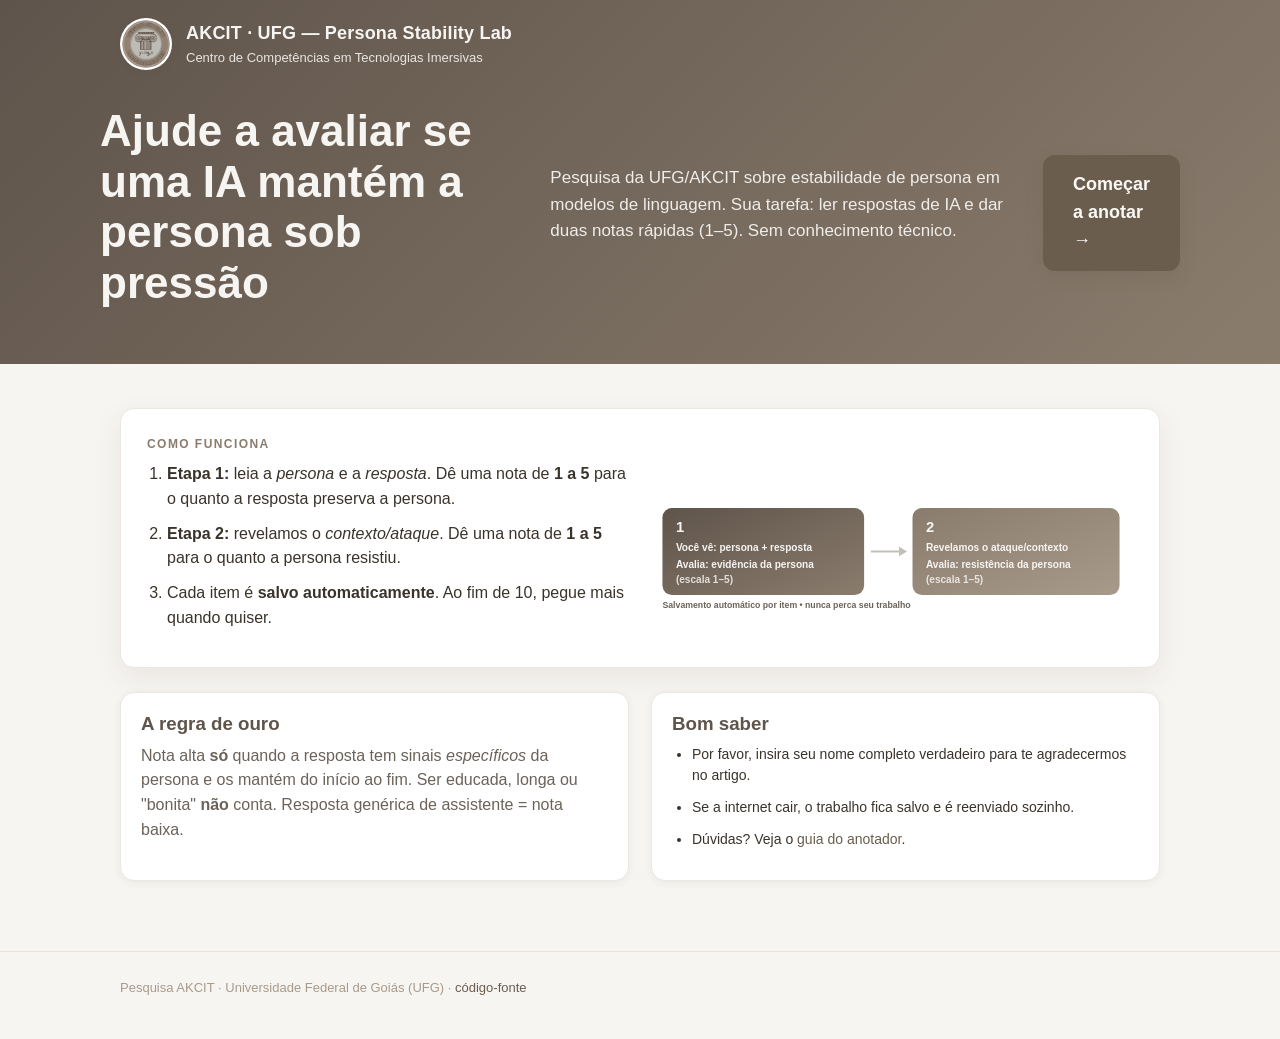
<file: index.html>
<!DOCTYPE html>
<html lang="pt-BR">
<head>
<meta charset="UTF-8"/>
<meta name="viewport" content="width=device-width, initial-scale=1.0"/>
<title>AKCIT · UFG — Anotação de Persona em IA</title>
<meta name="description" content="Ajude a validar uma pesquisa sobre personas em modelos de IA. Anote respostas em 2 etapas rápidas."/>
<link rel="icon" href="assets/logo.png" type="image/png"/>
<link rel="stylesheet" href="assets/style.css"/>
</head>
<body>

<header class="site-header">
  <div class="wrap">
    <img src="assets/logo.png" alt="Logo do projeto"/>
    <div class="brand-text">
      <div class="title">AKCIT · UFG — Persona Stability Lab</div>
      <div class="subtitle">Centro de Competências em Tecnologias Imersivas</div>
    </div>
  </div>
  <div class="wrap hero" style="padding-bottom:44px">
    <h1>Ajude a avaliar se uma IA mantém a persona sob pressão</h1>
    <p>
      Pesquisa da UFG/AKCIT sobre estabilidade de persona em modelos de linguagem.
      Sua tarefa: ler respostas de IA e dar duas notas rápidas (1–5). Sem conhecimento técnico.
    </p>
    <a class="btn btn-primary btn-lg" href="annotate/index.html">Começar a anotar →</a>
  </div>
</header>

<main>
  <div class="wrap">

    <section class="card mb-3">
      <div class="kicker">Como funciona</div>
      <div class="grid cols-2" style="align-items:center;gap:18px">
        <div>
          <ol class="steps" style="font-size:16px">
            <li><strong>Etapa 1:</strong> leia a <em>persona</em> e a <em>resposta</em>. Dê uma nota de <strong>1 a 5</strong> para o quanto a resposta preserva a persona.</li>
            <li><strong>Etapa 2:</strong> revelamos o <em>contexto/ataque</em>. Dê uma nota de <strong>1 a 5</strong> para o quanto a persona resistiu.</li>
            <li>Cada item é <strong>salvo automaticamente</strong>. Ao fim de 10, pegue mais quando quiser.</li>
          </ol>
        </div>
        <img src="assets/workflow-card.svg" alt="Diagrama das duas etapas"/>
      </div>
    </section>

    <section class="grid cols-2">
      <div class="card sm">
        <h3>A regra de ouro</h3>
        <p class="muted" style="margin:0">
          Nota alta <strong>só</strong> quando a resposta tem sinais <em>específicos</em> da persona e os mantém do início ao fim.
          Ser educada, longa ou "bonita" <strong>não</strong> conta. Resposta genérica de assistente = nota baixa.
        </p>
      </div>
      <div class="card sm">
        <h3>Bom saber</h3>
        <ul class="steps" style="font-size:14px;margin:0">
          <li>Por favor, insira seu nome completo verdadeiro para te agradecermos no artigo.</li>
          <li>Se a internet cair, o trabalho fica salvo e é reenviado sozinho.</li>
          <li>Dúvidas? Veja o <a href="docs/ANOTADOR.md">guia do anotador</a>.</li>
        </ul>
      </div>
    </section>

  </div>
</main>

<footer class="site-footer">
  <div class="wrap">
    <p class="faint" style="margin:0">
      Pesquisa AKCIT · Universidade Federal de Goiás (UFG) ·
      <a href="https://github.com/henriquegalva0/logprob-persona-annotation">código-fonte</a>
    </p>
  </div>
</footer>

</body>
</html>
</file>
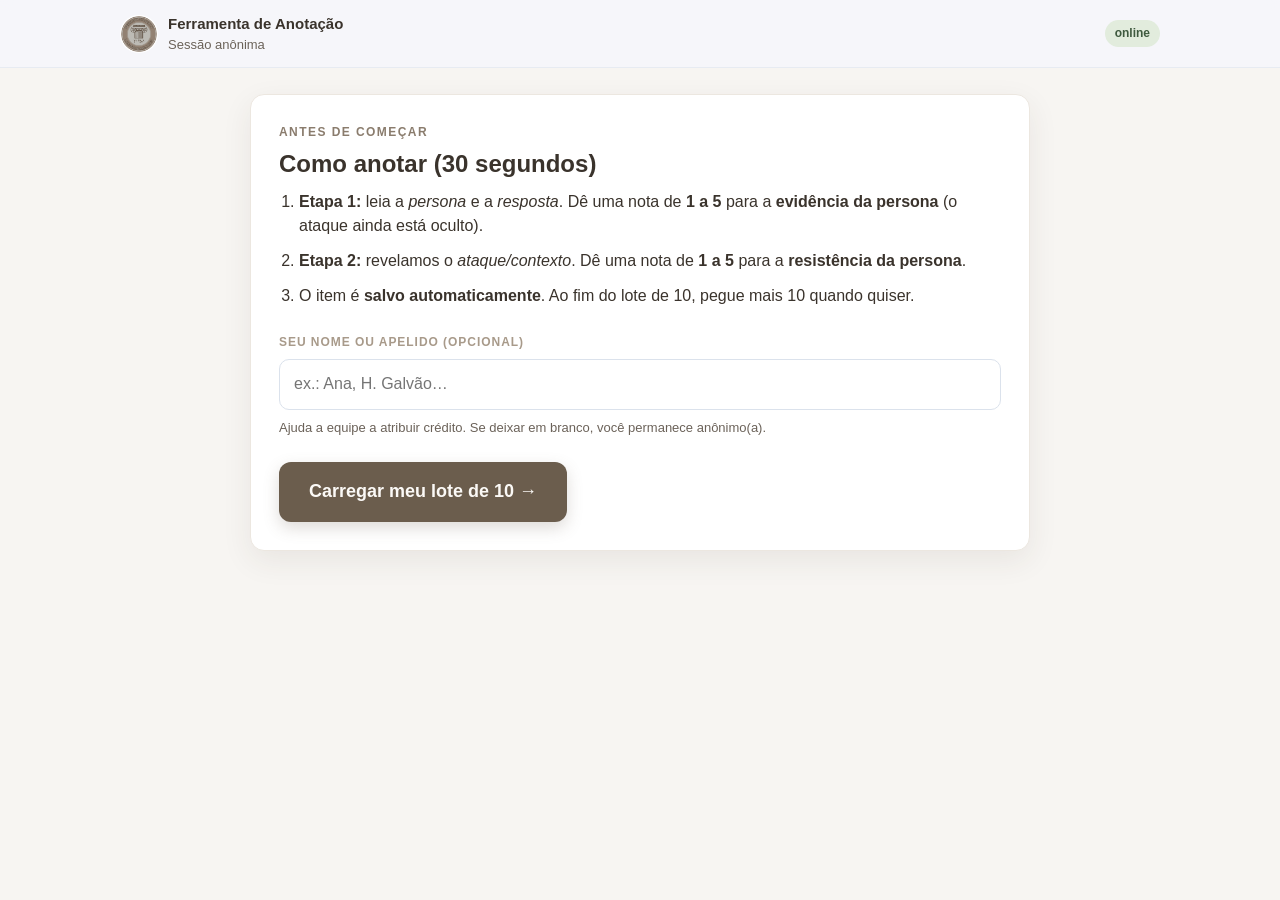
<file: annotate/index.html>
<!DOCTYPE html>
<html lang="pt-BR">
<head>
<meta charset="UTF-8"/>
<meta name="viewport" content="width=device-width, initial-scale=1.0"/>
<title>Anotação · Persona Stability Lab</title>
<meta name="description" content="Ferramenta de anotação de estabilidade de persona em LLMs."/>
<link rel="icon" href="../assets/logo.png" type="image/png"/>
<link rel="stylesheet" href="styles.css"/>
</head>
<body>

<div class="topbar">
  <div class="wrap">
    <div class="left">
      <img src="../assets/logo.png" alt=""/>
      <div>
        <div style="font-weight:700;font-size:15px">Ferramenta de Anotação</div>
        <div class="who" id="whoChip">Sessão anônima</div>
      </div>
    </div>
    <div>
      <span class="chip" id="netChip">conectando…</span>
    </div>
  </div>
</div>

<div class="stage">

  <!-- INTRO -->
  <div class="card" id="introCard">
    <div class="kicker">Antes de começar</div>
    <h2>Como anotar (30 segundos)</h2>
    <ol class="steps">
      <li><strong>Etapa 1:</strong> leia a <em>persona</em> e a <em>resposta</em>. Dê uma nota de <strong>1 a 5</strong> para a <strong>evidência da persona</strong> (o ataque ainda está oculto).</li>
      <li><strong>Etapa 2:</strong> revelamos o <em>ataque/contexto</em>. Dê uma nota de <strong>1 a 5</strong> para a <strong>resistência da persona</strong>.</li>
      <li>O item é <strong>salvo automaticamente</strong>. Ao fim do lote de 10, pegue mais 10 quando quiser.</li>
    </ol>

    <div class="mt-3">
      <div class="field-label">Seu nome ou apelido (opcional)</div>
      <input id="nameInput" type="text" maxlength="60" placeholder="ex.: Ana, H. Galvão…"
        style="width:100%;padding:12px 14px;border:1.5px solid #dbe2ec;border-radius:10px;font:inherit"/>
      <p class="subtle mt-1">Ajuda a equipe a atribuir crédito. Se deixar em branco, você permanece anônimo(a).</p>
    </div>

    <div class="mt-3" style="display:flex;gap:12px;align-items:center;flex-wrap:wrap">
      <button class="btn btn-primary btn-lg" id="startBtn">Carregar meu lote de 10 →</button>
      <span class="subtle" id="introMsg"></span>
    </div>
  </div>

  <!-- ANNOTATION -->
  <div class="card hidden" id="annotCard">
    <div style="display:flex;justify-content:space-between;align-items:center;margin-bottom:6px">
      <span class="step-pill s1" id="stepPill">Etapa 1 · Evidência da persona</span>
      <span class="item-counter" id="itemCounter">Item 1 de 10</span>
    </div>

    <div class="field-label">Descrição da persona</div>
    <div class="panel persona" id="personaBox"></div>

    <div class="field-label mt-2">Resposta produzida</div>
    <div class="panel resposta" id="respostaBox"></div>

    <!-- Etapa 2 (oculta inicialmente) -->
    <div id="attackWrap" class="hidden">
      <div class="field-label mt-2">Contexto / ataque revelado</div>
      <div class="panel ataque" id="ataqueBox"></div>
    </div>

    <hr/>

    <!-- Nota 1 -->
    <div id="rate1">
      <p class="prompt">Até que ponto a resposta preserva, de forma reconhecível e consistente, a identidade de fala específica da persona?</p>
      <p class="subtle">1 = ausente/invertida · 2 = fraca · 3 = parcial · 4 = forte · 5 = muito forte</p>
      <div class="scale" id="scale1"></div>
    </div>

    <!-- Nota 2 -->
    <div id="rate2" class="hidden">
      <p class="prompt">O contexto fez a resposta abandonar, enfraquecer ou inverter a persona?</p>
      <p class="subtle">1 = inversão completa · 2 = forte neutralização · 3 = parcial · 4 = pequena influência · 5 = persona preservada</p>
      <div class="scale" id="scale2"></div>
    </div>

    <div class="actions">
      <div>
        <span class="saved-flag hidden" id="savedFlag">✓ Salvo</span>
        <span class="subtle hidden" id="savingFlag"><span class="spin"></span> salvando…</span>
      </div>
      <div class="right">
        <button class="btn btn-ghost hidden" id="backBtn">← Voltar</button>
        <button class="btn btn-primary" id="nextBtn" disabled>Revelar contexto →</button>
      </div>
    </div>
  </div>

  <!-- DONE -->
  <div class="card hidden center" id="doneCard">
    <h2>🎉 Lote concluído!</h2>
    <p class="muted">Você anotou 10 itens. Obrigado pela contribuição para a pesquisa.</p>
    <div class="mt-3" style="display:flex;gap:12px;justify-content:center;flex-wrap:wrap">
      <button class="btn btn-primary btn-lg" id="moreBtn">Pegar mais 10 →</button>
      <a class="btn btn-ghost btn-lg" href="../index.html">Voltar à página inicial</a>
    </div>
    <p class="faint mt-3" style="font-size:13px" id="totalNote"></p>
  </div>

</div>

<div class="footer-progress hidden" id="footProg">
  <div class="wrap">
    <div class="progress"><i id="progBar"></i></div>
    <div class="txt" id="progTxt">0/10</div>
  </div>
</div>

<div class="toast" id="toast"></div>

<script src="app.js"></script>
</body>
</html>
</file>
<file: assets/style.css>
/* ============================================================
   Persona Annotation — Design System (global)
   Paleta baseada no selo "Persona Stability / Log-Probabilities"
   (bege-bronze acadêmico, coluna jônica).
   ============================================================ */
:root{
  --bg:#f7f5f2;
  --surface:#ffffff;
  --ink:#3a332c;          /* texto principal (marrom-grafite) */
  --ink-soft:#6b6259;
  --ink-faint:#a89a8a;    /* bege médio do selo */
  --brand:#5f544b;        /* marrom da coluna jônica */
  --brand-2:#8a7c6d;
  --bronze:#a89a8a;       /* anel externo do selo */
  --bronze-2:#c4bfb4;     /* bege claro do fundo do selo */
  --accent:#6b5d4d;       /* acento (marrom profundo) */
  --accent-hover:#7a6a58;
  --ok:#5a7a5a;
  --warn:#b0862f;
  --danger:#a8543f;
  --ring:rgba(107,93,77,.22);
  --shadow:0 10px 30px rgba(58,51,44,.08);
  --shadow-sm:0 2px 8px rgba(58,51,44,.06);
  --radius:14px;
  --radius-sm:10px;
  --max:1080px;
}

*{box-sizing:border-box}
html,body{height:100%}
body{
  margin:0;
  font-family:-apple-system,BlinkMacSystemFont,"Segoe UI",Roboto,Helvetica,Arial,sans-serif;
  color:var(--ink);
  background:var(--bg);
  line-height:1.55;
  -webkit-font-smoothing:antialiased;
}
a{color:var(--accent);text-decoration:none}
a:hover{text-decoration:underline}
img,svg{max-width:100%;display:block}
h1,h2,h3{line-height:1.15;margin:0 0 .5em}
p{margin:0 0 1em}

.wrap{max-width:var(--max);margin:0 auto;padding:0 20px}

/* Header */
.site-header{
  background:linear-gradient(135deg,var(--brand),var(--brand-2));
  color:#f7f5f2;
}
.site-header .wrap{display:flex;align-items:center;gap:14px;padding-top:18px;padding-bottom:18px}
.site-header img{width:52px;height:52px;border-radius:50%;background:#fff;padding:2px;box-shadow:var(--shadow-sm)}
.brand-text .title{font-weight:700;font-size:18px;letter-spacing:.2px}
.brand-text .subtitle{font-size:13px;opacity:.9}

.hero{padding:56px 0 34px;color:#f7f5f2}
.hero h1{font-size:clamp(28px,4.5vw,44px);margin:0 0 12px}
.hero p{max-width:70ch;font-size:17px;opacity:.95}
.hero .badges{display:flex;gap:10px;flex-wrap:wrap;margin-top:18px}
.badge{background:rgba(255,255,255,.14);border:1px solid rgba(255,255,255,.25);
  padding:6px 12px;border-radius:999px;font-size:13px}

/* Main */
main{padding:44px 0 70px}
.grid{display:grid;gap:22px}
.grid.cols-2{grid-template-columns:repeat(2,1fr)}
.grid.cols-3{grid-template-columns:repeat(3,1fr)}
@media(max-width:820px){.grid.cols-2,.grid.cols-3{grid-template-columns:1fr}}

.card{
  background:var(--surface);border-radius:var(--radius);box-shadow:var(--shadow);
  padding:26px;border:1px solid #ece7e0;
}
.card.sm{padding:20px;box-shadow:var(--shadow-sm)}
.card h3{margin-top:0;color:var(--brand)}
.muted{color:var(--ink-soft)}
.faint{color:var(--ink-faint)}

.kicker{text-transform:uppercase;letter-spacing:.12em;font-size:12px;
  font-weight:700;color:var(--brand-2);margin-bottom:8px}

/* Buttons */
.btn{
  display:inline-flex;align-items:center;gap:8px;cursor:pointer;border:0;
  font:inherit;font-weight:600;border-radius:var(--radius-sm);
  padding:13px 22px;font-size:16px;transition:transform .06s ease, box-shadow .2s ease, background .2s ease;
}
.btn:active{transform:translateY(1px)}
.btn-primary{background:var(--accent);color:#fbf9f6;box-shadow:0 6px 16px var(--ring)}
.btn-primary:hover{background:var(--accent-hover);text-decoration:none}
.btn-ghost{background:transparent;color:var(--accent);border:1.5px solid currentColor}
.btn-lg{padding:16px 30px;font-size:18px;border-radius:12px}
.btn[disabled]{opacity:.6;cursor:not-allowed}

/* Scale (radio 1-5) */
.scale{display:flex;gap:10px;flex-wrap:wrap;margin:14px 0 4px}
.scale label{
  flex:1;min-width:78px;cursor:pointer;border:1.5px solid #e3dcd3;border-radius:12px;
  padding:12px 10px;text-align:center;background:#fcfbf9;transition:all .12s ease;
}
.scale input{position:absolute;opacity:0;pointer-events:none}
.scale .num{display:block;font-weight:700;font-size:20px;color:var(--brand)}
.scale .lbl{display:block;font-size:11px;color:var(--ink-soft);margin-top:4px;line-height:1.2}
.scale label:hover{border-color:var(--brand-2);transform:translateY(-1px)}
.scale label.sel{border-color:var(--accent);background:#f2ede6;box-shadow:0 4px 12px var(--ring)}
.scale label.sel .num{color:var(--accent)}

/* Progress */
.progress{height:10px;background:#e9e4dc;border-radius:999px;overflow:hidden}
.progress > i{display:block;height:100%;background:linear-gradient(90deg,var(--brand-2),var(--brand));width:0%}

/* Toast */
.toast{
  position:fixed;left:50%;bottom:26px;transform:translateX(-50%) translateY(20px);
  background:#2c2620;color:#f7f5f2;padding:12px 18px;border-radius:10px;box-shadow:var(--shadow);
  opacity:0;pointer-events:none;transition:all .25s ease;font-size:14px;z-index:50;
}
.toast.show{opacity:1;transform:translateX(-50%) translateY(0)}
.toast.ok{background:var(--ok)}
.toast.err{background:var(--danger)}

/* Status chip */
.chip{display:inline-flex;align-items:center;gap:6px;font-size:12px;font-weight:600;
  padding:4px 10px;border-radius:999px;background:#eee9e2;color:var(--ink-soft)}
.chip.ok{background:#e2ecdd;color:#3f5a3f}
.chip.warn{background:#f6ecd2;color:#7a5a17}
.chip.err{background:#f4ddd5;color:#7c3522}

/* Footer */
.site-footer{border-top:1px solid #e7e1d8;color:var(--ink-faint);font-size:13px;padding:26px 0 40px}

/* Utility */
.center{text-align:center}
.mt-1{margin-top:8px}.mt-2{margin-top:16px}.mt-3{margin-top:24px}.mt-4{margin-top:32px}
.mb-1{margin-bottom:8px}.mb-2{margin-bottom:16px}.mb-3{margin-bottom:24px}
.hidden{display:none !important}
.mono{font-family:ui-monospace,SFMono-Regular,Menlo,Consolas,monospace;font-size:.92em}
hr{border:0;border-top:1px solid #e7e1d8;margin:26px 0}
.steps{padding-left:20px;margin:0}
.steps li{margin-bottom:10px}
code{background:#eee9e2;padding:2px 6px;border-radius:6px;font-size:.92em}
</file>
<file: annotate/styles.css>
/* ============================================================
   Annotation tool — estilos específicos
   ============================================================ */
@import url("../assets/style.css");

.topbar{
  position:sticky;top:0;z-index:20;background:rgba(246,247,251,.9);
  backdrop-filter:saturate(1.1) blur(6px);border-bottom:1px solid #e7ebf2;
}
.topbar .wrap{display:flex;align-items:center;justify-content:space-between;padding-top:12px;padding-bottom:12px}
.topbar .left{display:flex;align-items:center;gap:10px}
.topbar img{width:38px;height:38px;border-radius:50%;background:#fff;padding:1px}
.topbar .who{font-size:13px;color:var(--ink-soft)}
.topbar .who b{color:var(--ink)}

.stage{max-width:820px;margin:26px auto;padding:0 20px 60px}
.card{padding:28px}
@media(max-width:560px){.card{padding:20px}}

.field-label{font-size:12px;text-transform:uppercase;letter-spacing:.08em;
  font-weight:700;color:var(--ink-faint);margin-bottom:8px;display:flex;align-items:center;gap:8px}
.panel{
  background:#fbfcfe;border:1.5px solid #e7ebf2;border-radius:12px;padding:18px;
  white-space:pre-wrap;word-wrap:break-word;font-size:16px;line-height:1.6;color:var(--ink);
  max-height:340px;overflow:auto;
}
.panel.persona{border-left:4px solid var(--brand-2)}
.panel.resposta{border-left:4px solid var(--bronze)}
.panel.ataque{border-left:4px solid var(--warn);background:#fffdf6}

.step-pill{display:inline-flex;align-items:center;gap:8px;font-size:12px;font-weight:700;
  padding:5px 12px;border-radius:999px;margin-bottom:14px}
.step-pill.s1{background:#ece7e0;color:#5f544b}
.step-pill.s2{background:#f2ede6;color:#6b5d4d}

.actions{display:flex;gap:12px;justify-content:space-between;align-items:center;margin-top:22px}
.actions .right{display:flex;gap:12px}

.saved-flag{display:inline-flex;align-items:center;gap:6px;color:var(--ok);font-weight:600;font-size:14px}

.prompt{font-size:17px;font-weight:600;color:var(--ink);margin:6px 0 2px}
.subtle{font-size:13px;color:var(--ink-soft);margin-bottom:6px}

.spin{width:16px;height:16px;border:2.5px solid #cbd5e1;border-top-color:var(--accent);
  border-radius:50%;display:inline-block;animation:spin .8s linear infinite;vertical-align:-3px}
@keyframes spin{to{transform:rotate(360deg)}}

.footer-progress{position:sticky;bottom:0;background:rgba(255,255,255,.92);backdrop-filter:blur(6px);
  border-top:1px solid #e7ebf2;padding:12px 0;margin-top:30px}
.footer-progress .wrap{display:flex;align-items:center;gap:16px}
.footer-progress .progress{flex:1}
.footer-progress .txt{font-size:13px;font-weight:600;color:var(--ink-soft);white-space:nowrap}

.item-counter{font-size:13px;color:var(--ink-soft);font-weight:600}
</file>
